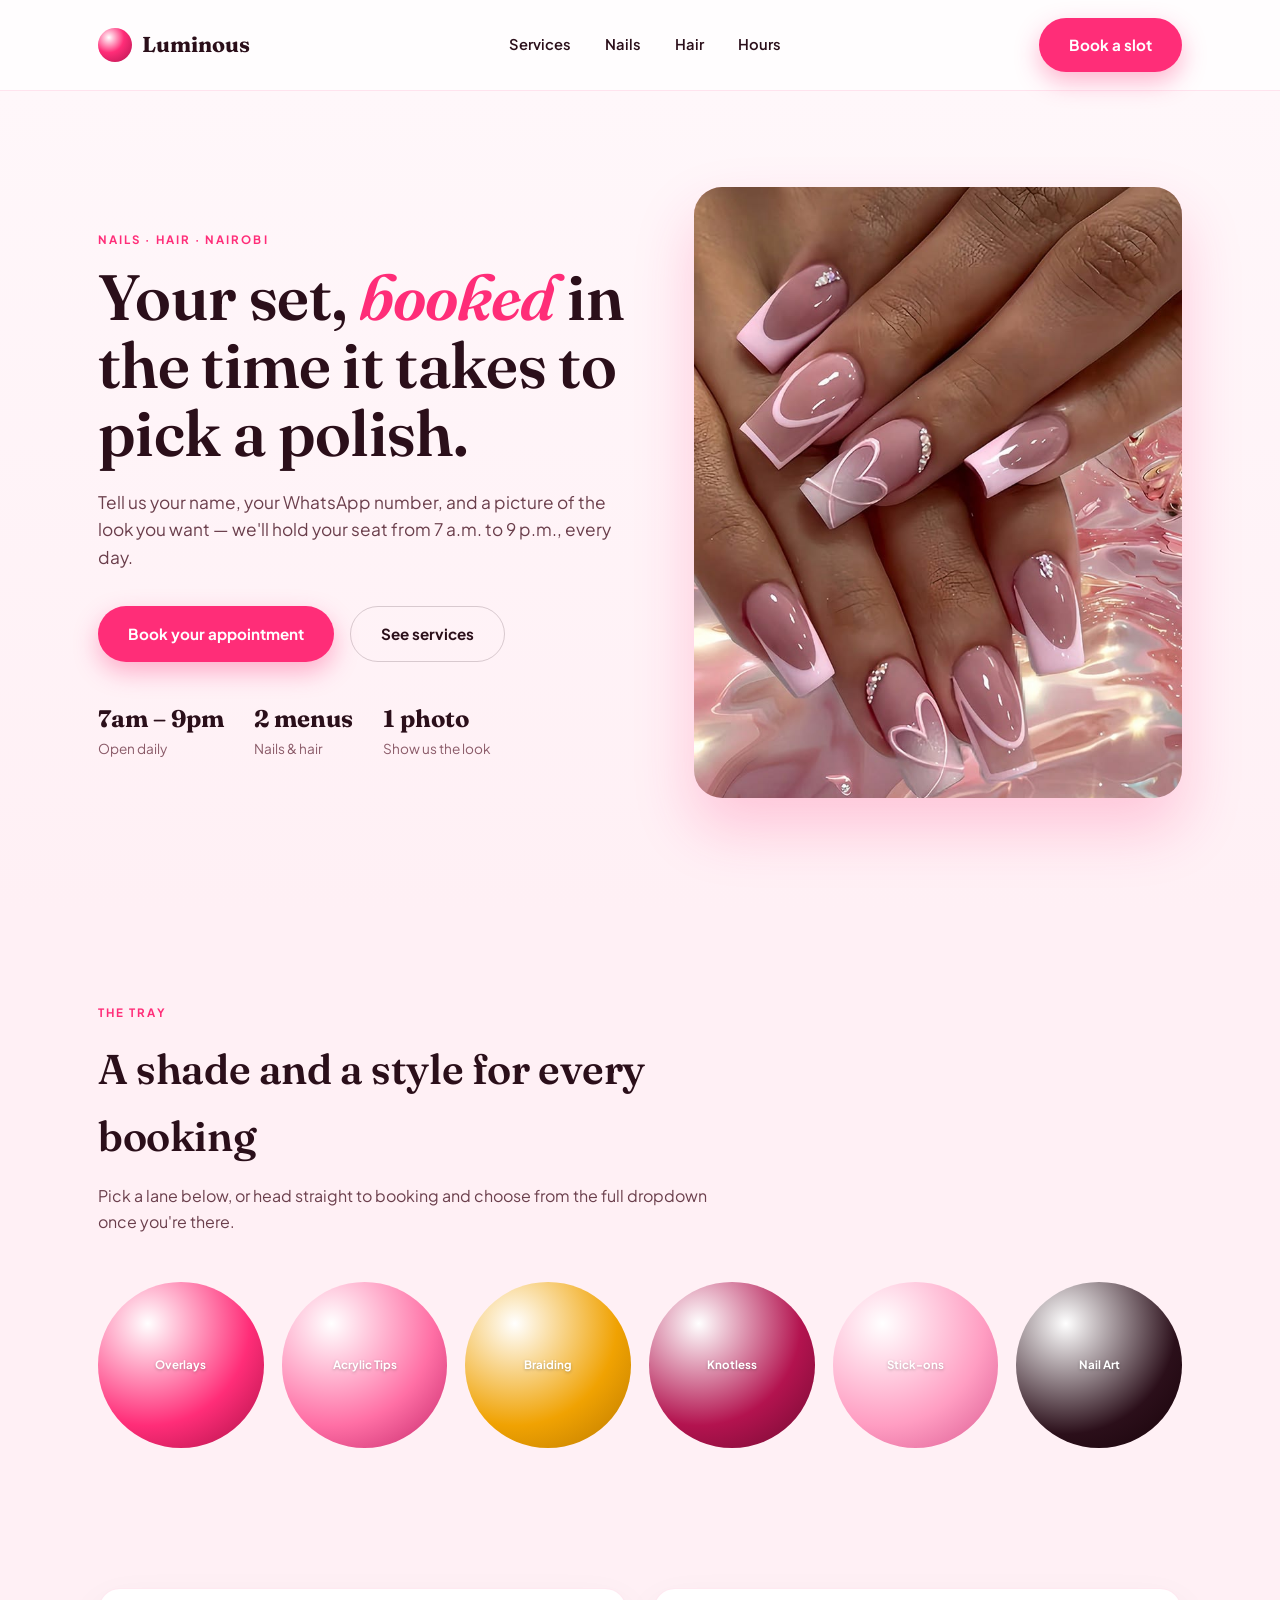
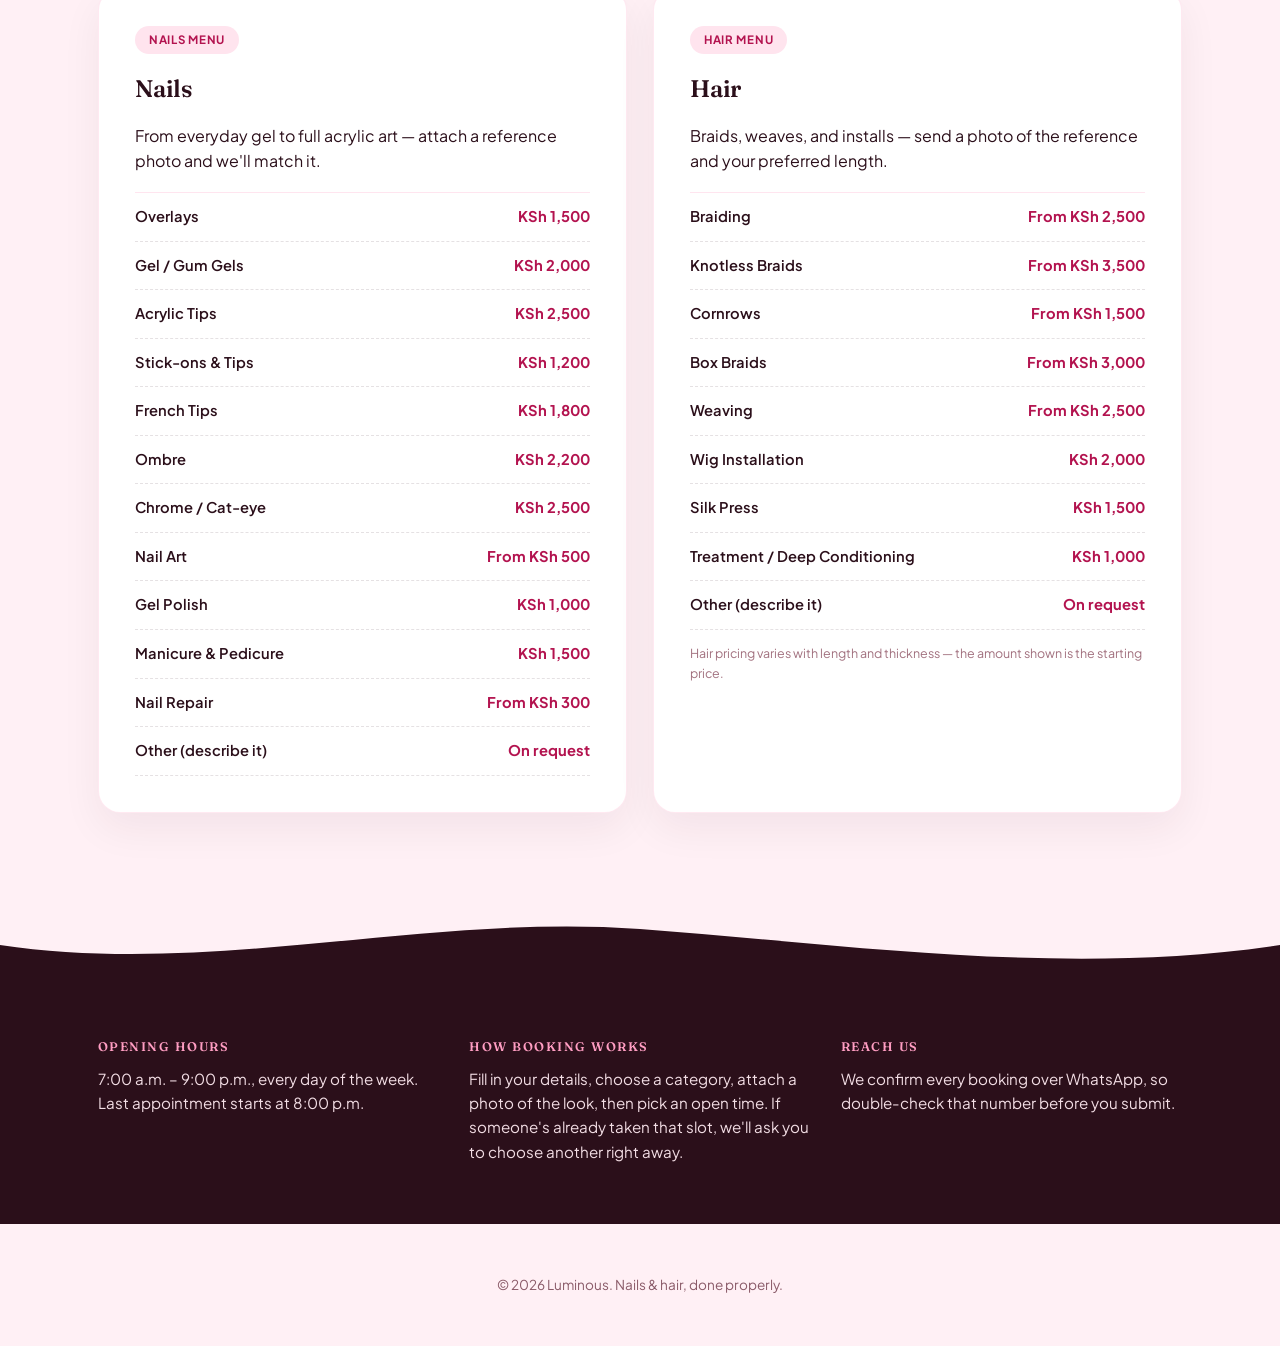
<file: index.html>
<!DOCTYPE html>
<html lang="en">
<head>
<meta charset="UTF-8">
<meta name="viewport" content="width=device-width, initial-scale=1.0">
<title>Luminous — Nails &amp; Hair, Nairobi</title>
<link rel="preconnect" href="https://fonts.googleapis.com">
<link href="https://fonts.googleapis.com/css2?family=Fraunces:ital,wght@0,500;0,600;0,700;1,500&family=Plus+Jakarta+Sans:wght@400;500;600;700;800&display=swap" rel="stylesheet">
<link rel="stylesheet" href="styles.css">
</head>
<body>

<nav class="nav">
  <div class="wrap">
    <a href="index.html" class="brand">
      <span class="brand-mark"></span>
      Luminous
    </a>
    <ul class="nav-links" id="navLinks">
      <li><a href="#services">Services</a></li>
      <li><a href="#nails">Nails</a></li>
      <li><a href="#hair">Hair</a></li>
      <li><a href="#hours">Hours</a></li>
    </ul>
    <div class="nav-cta">
      <a href="booking.html" class="btn btn-primary">Book a slot</a>
    </div>
    <button class="nav-toggle" id="navToggle" aria-label="Open menu" aria-expanded="false" aria-controls="navLinks">&#9776;</button>
  </div>
</nav>

<header class="hero">
  <div class="wrap hero-grid">
    <div>
      <span class="eyebrow">Nails &middot; Hair &middot; Nairobi</span>
      <h1>Your set, <em>booked</em> in the time it takes to pick a polish.</h1>
      <p class="lead">Tell us your name, your WhatsApp number, and a picture of the look you want — we'll hold your seat from 7 a.m. to 9 p.m., every day.</p>
      <div class="hero-actions">
        <a href="booking.html" class="btn btn-primary">Book your appointment</a>
        <a href="#services" class="btn btn-ghost">See services</a>
      </div>
      <div class="hero-meta">
        <div><strong>7am – 9pm</strong>Open daily</div>
        <div><strong>2 menus</strong>Nails &amp; hair</div>
        <div><strong>1 photo</strong>Show us the look</div>
      </div>
    </div>
    <div class="hero-art">
      <img src="images/hero-nails.jpg" alt="Fresh pink nail set at Luminous"
           onerror="this.style.display='none'; this.nextElementSibling.style.display='flex';">
      <div class="fallback" style="display:none;">Luminous<br>— your look, your time slot —</div>
    </div>
  </div>
</header>

<section class="swatch-section" id="services">
  <div class="wrap">
    <div class="section-head">
      <span class="eyebrow">The tray</span>
      <h2>A shade and a style for every booking</h2>
      <p>Pick a lane below, or head straight to booking and choose from the full dropdown once you're there.</p>
    </div>
    <div class="tray">
      <div class="polish p1">Overlays</div>
      <div class="polish p2">Acrylic Tips</div>
      <div class="polish p3">Braiding</div>
      <div class="polish p4">Knotless</div>
      <div class="polish p5">Stick-ons</div>
      <div class="polish p6">Nail Art</div>
    </div>
  </div>
</section>

<section class="categories">
  <div class="wrap cat-grid">
    <article class="cat-card" id="nails">
      <span class="tag">Nails menu</span>
      <h3>Nails</h3>
      <p>From everyday gel to full acrylic art — attach a reference photo and we'll match it.</p>
      <ul class="price-list">
        <li><span>Overlays</span><span>KSh 1,500</span></li>
        <li><span>Gel / Gum Gels</span><span>KSh 2,000</span></li>
        <li><span>Acrylic Tips</span><span>KSh 2,500</span></li>
        <li><span>Stick-ons &amp; Tips</span><span>KSh 1,200</span></li>
        <li><span>French Tips</span><span>KSh 1,800</span></li>
        <li><span>Ombre</span><span>KSh 2,200</span></li>
        <li><span>Chrome / Cat-eye</span><span>KSh 2,500</span></li>
        <li><span>Nail Art</span><span>From KSh 500</span></li>
        <li><span>Gel Polish</span><span>KSh 1,000</span></li>
        <li><span>Manicure &amp; Pedicure</span><span>KSh 1,500</span></li>
        <li><span>Nail Repair</span><span>From KSh 300</span></li>
        <li><span>Other (describe it)</span><span>On request</span></li>
      </ul>
    </article>
    <article class="cat-card" id="hair">
      <span class="tag">Hair menu</span>
      <h3>Hair</h3>
      <p>Braids, weaves, and installs — send a photo of the reference and your preferred length.</p>
      <ul class="price-list">
        <li><span>Braiding</span><span>From KSh 2,500</span></li>
        <li><span>Knotless Braids</span><span>From KSh 3,500</span></li>
        <li><span>Cornrows</span><span>From KSh 1,500</span></li>
        <li><span>Box Braids</span><span>From KSh 3,000</span></li>
        <li><span>Weaving</span><span>From KSh 2,500</span></li>
        <li><span>Wig Installation</span><span>KSh 2,000</span></li>
        <li><span>Silk Press</span><span>KSh 1,500</span></li>
        <li><span>Treatment / Deep Conditioning</span><span>KSh 1,000</span></li>
        <li><span>Other (describe it)</span><span>On request</span></li>
      </ul>
      <p class="price-note">Hair pricing varies with length and thickness — the amount shown is the starting price.</p>
    </article>
  </div>
</section>

<svg class="wave-divider" viewBox="0 0 1440 64" preserveAspectRatio="none" xmlns="http://www.w3.org/2000/svg">
  <path fill="#2b0f1a" d="M0,32 C240,64 480,0 720,16 C960,32 1200,64 1440,32 L1440,64 L0,64 Z"></path>
</svg>

<section class="info-strip" id="hours">
  <div class="wrap info-grid">
    <div>
      <h4>Opening hours</h4>
      <p>7:00 a.m. – 9:00 p.m., every day of the week. Last appointment starts at 8:00 p.m.</p>
    </div>
    <div>
      <h4>How booking works</h4>
      <p>Fill in your details, choose a category, attach a photo of the look, then pick an open time. If someone's already taken that slot, we'll ask you to choose another right away.</p>
    </div>
    <div>
      <h4>Reach us</h4>
      <p>We confirm every booking over WhatsApp, so double-check that number before you submit.</p>
    </div>
  </div>
</section>

<footer>
  <div class="wrap">
    &copy; <span id="year"></span> Luminous. Nails &amp; hair, done properly.
  </div>
</footer>

<script>
  document.getElementById('year').textContent = new Date().getFullYear();

  (function () {
    var toggle = document.getElementById('navToggle');
    var links = document.getElementById('navLinks');
    if (!toggle || !links) return;

    function closeMenu() {
      links.classList.remove('open');
      toggle.setAttribute('aria-expanded', 'false');
      toggle.innerHTML = '&#9776;';
    }
    function openMenu() {
      links.classList.add('open');
      toggle.setAttribute('aria-expanded', 'true');
      toggle.innerHTML = '&times;';
    }

    toggle.addEventListener('click', function () {
      var isOpen = links.classList.contains('open');
      isOpen ? closeMenu() : openMenu();
    });

    links.querySelectorAll('a').forEach(function (a) {
      a.addEventListener('click', closeMenu);
    });

    window.addEventListener('resize', function () {
      if (window.innerWidth > 640) closeMenu();
    });
  })();
</script>
</body>
</html>
</file>
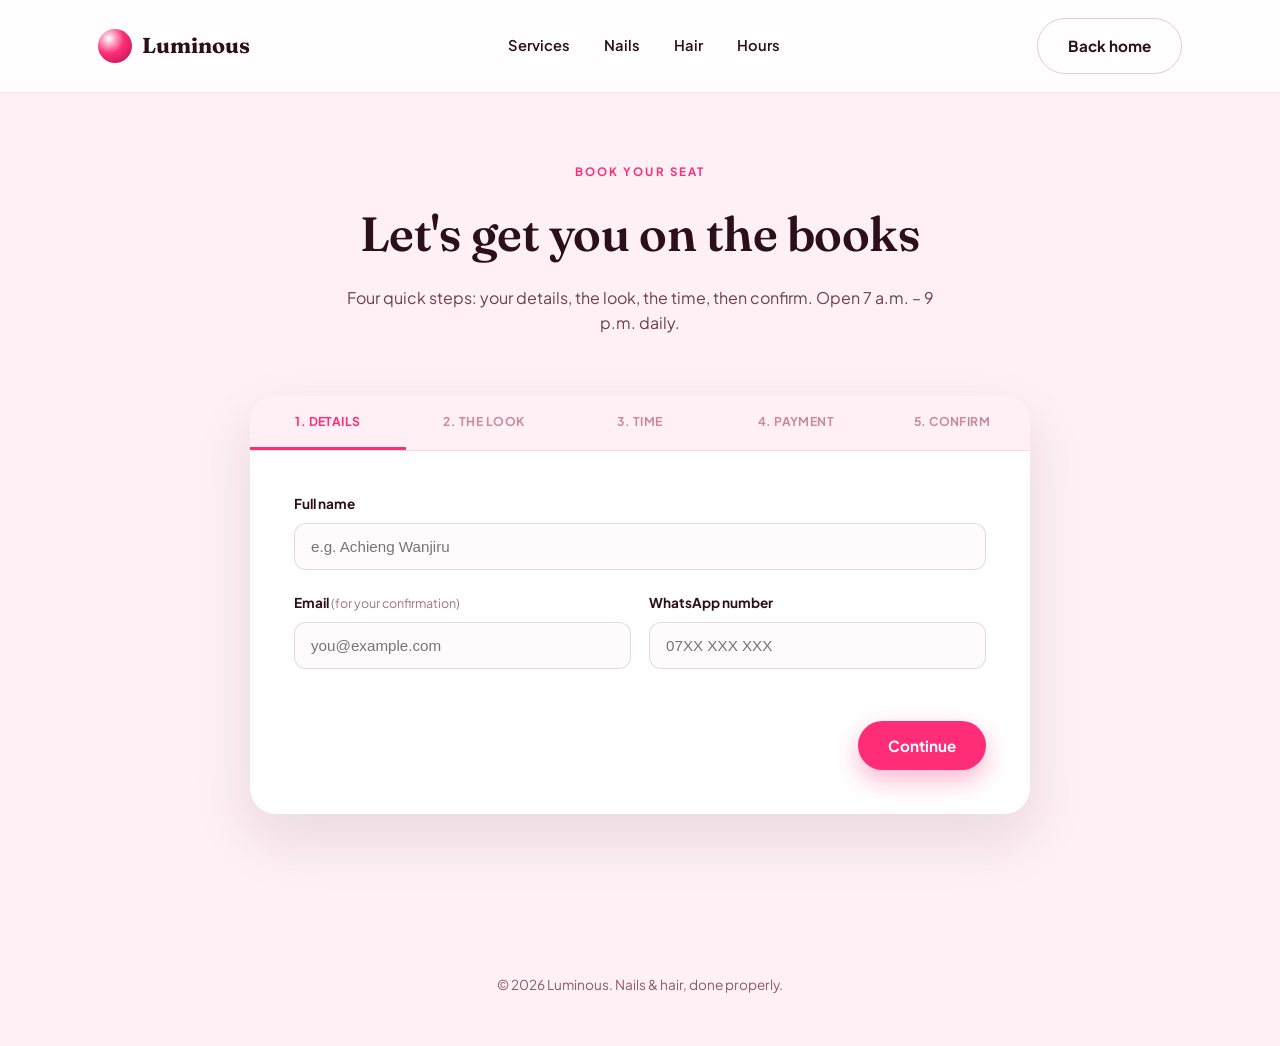
<file: booking.html>
<!DOCTYPE html>
<html lang="en">
<head>
<meta charset="UTF-8">
<meta name="viewport" content="width=device-width, initial-scale=1.0">
<title>Book your appointment — Luminous</title>
<link rel="preconnect" href="https://fonts.googleapis.com">
<link href="https://fonts.googleapis.com/css2?family=Fraunces:ital,wght@0,500;0,600;0,700;1,500&family=Plus+Jakarta+Sans:wght@400;500;600;700;800&display=swap" rel="stylesheet">
<link rel="stylesheet" href="styles.css">
</head>
<body>

<nav class="nav">
  <div class="wrap">
    <a href="index.html" class="brand">
      <span class="brand-mark"></span>
      Luminous
    </a>
    <ul class="nav-links" id="navLinks">
      <li><a href="index.html#services">Services</a></li>
      <li><a href="index.html#nails">Nails</a></li>
      <li><a href="index.html#hair">Hair</a></li>
      <li><a href="index.html#hours">Hours</a></li>
    </ul>
    <div class="nav-cta">
      <a href="index.html" class="btn btn-ghost">Back home</a>
    </div>
    <button class="nav-toggle" id="navToggle" aria-label="Open menu" aria-expanded="false" aria-controls="navLinks">&#9776;</button>
  </div>
</nav>

<section class="booking-hero">
  <div class="wrap">
    <span class="eyebrow">Book your seat</span>
    <h1>Let's get you on the books</h1>
    <p>Four quick steps: your details, the look, the time, then confirm. Open 7 a.m. – 9 p.m. daily.</p>
  </div>
</section>

<section class="booking-shell">
  <div class="wrap">
    <form class="booking-card" id="bookingForm" novalidate>

      <div class="booking-progress">
        <div class="step-dot active" data-step-label="1">1. Details</div>
        <div class="step-dot" data-step-label="2">2. The look</div>
        <div class="step-dot" data-step-label="3">3. Time</div>
        <div class="step-dot" data-step-label="4">4. Payment</div>
        <div class="step-dot" data-step-label="5">5. Confirm</div>
      </div>

      <div class="form-panel">

        <!-- STEP 1: Client details -->
        <div class="form-step active" data-step="1">
          <div class="field">
            <label for="clientName">Full name</label>
            <input type="text" id="clientName" name="clientName" placeholder="e.g. Achieng Wanjiru" required autocomplete="name">
          </div>
          <div class="field-row">
            <div class="field">
              <label for="clientEmail">Email <span class="hint">(for your confirmation)</span></label>
              <input type="email" id="clientEmail" name="clientEmail" placeholder="you@example.com" required autocomplete="email">
            </div>
            <div class="field">
              <label for="clientWhatsapp">WhatsApp number</label>
              <input type="tel" id="clientWhatsapp" name="clientWhatsapp" placeholder="07XX XXX XXX" required autocomplete="tel">
            </div>
          </div>
          <div class="notice error" id="step1Notice"></div>
          <div class="step-actions">
            <span></span>
            <button type="button" class="btn btn-primary" data-next>Continue</button>
          </div>
        </div>

        <!-- STEP 2: Category + subcategory + image -->
        <div class="form-step" data-step="2">
          <div class="field">
            <label>What are we booking? <span class="hint">(pick one or both — book nails and hair together)</span></label>
            <div class="service-toggle">
              <button type="button" class="service-option" data-service="nails">💅 Nails</button>
              <button type="button" class="service-option" data-service="hair">💇 Hair</button>
            </div>
          </div>

          <div class="field service-block" id="nailsBlock" style="display:none;">
            <label for="nailsSubcategory">Nails style <span class="hint">(prices shown per style)</span></label>
            <select id="nailsSubcategory" name="nailsSubcategory">
              <option value="">Choose a style…</option>
            </select>
            <div class="field" id="nailsOtherWrap" style="display:none; margin-top:14px;">
              <label for="nailsOtherDetail">Describe the nail style you'd like</label>
              <input type="text" id="nailsOtherDetail" name="nailsOtherDetail" placeholder="Tell us a bit more about the style">
            </div>
          </div>

          <div class="field service-block" id="hairBlock" style="display:none;">
            <label for="hairSubcategory">Hair style <span class="hint">(prices shown per style)</span></label>
            <select id="hairSubcategory" name="hairSubcategory">
              <option value="">Choose a style…</option>
            </select>
            <div class="field" id="hairOtherWrap" style="display:none; margin-top:14px;">
              <label for="hairOtherDetail">Describe the hair style you'd like</label>
              <input type="text" id="hairOtherDetail" name="hairOtherDetail" placeholder="Tell us a bit more about the style">
            </div>
          </div>

          <div class="field">
            <label>Attach a photo of the look(s) you want <span class="hint">(optional but recommended)</span></label>
            <div class="dropzone" id="dropzone">
              <strong>Click to upload</strong> or drag an image here
              <p>PNG or JPG, up to 5MB</p>
              <input type="file" id="imageInput" accept="image/png, image/jpeg" hidden>
            </div>
            <div id="imagePreviewWrap">
              <img id="imagePreview" alt="Selected reference image preview">
              <div>
                <div id="imageFileName" style="font-weight:700; font-size:0.85rem;"></div>
                <button type="button" class="remove-img" id="removeImage">Remove photo</button>
              </div>
            </div>
          </div>

          <div class="notice error" id="step2Notice"></div>
          <div class="step-actions">
            <button type="button" class="btn btn-ghost" data-prev>Back</button>
            <button type="button" class="btn btn-primary" data-next>Continue</button>
          </div>
        </div>

        <!-- STEP 3: Date + time -->
        <div class="form-step" data-step="3">
          <div class="field">
            <label for="bookingDate">Choose a date</label>
            <input type="date" id="bookingDate" name="bookingDate" required>
          </div>

          <div class="field">
            <label>Available time slots <span class="hint">(7:00 a.m. – 9:00 p.m., 1 hour each)</span></label>
            <div class="slot-grid" id="slotGrid">
              <p class="hint" style="grid-column: 1/-1;">Pick a date to see open slots.</p>
            </div>
          </div>

          <div class="notice warning show" id="slotTakenNotice" style="display:none;">
            ⏰ That slot has just been taken by another client. Please choose another time below.
          </div>

          <div class="step-actions">
            <button type="button" class="btn btn-ghost" data-prev>Back</button>
            <button type="button" class="btn btn-primary" data-next>Continue</button>
          </div>
        </div>

        <!-- STEP 4: Payment (STK push simulation — real Daraja/M-Pesa integration comes with the backend) -->
        <div class="form-step" data-step="4">
          <div class="field">
            <label>How would you like to pay?</label>
            <div class="service-toggle">
              <button type="button" class="service-option" data-payment="mpesa">📲 Pay deposit now (M-Pesa)</button>
              <button type="button" class="service-option" data-payment="salon">🏠 Pay at the salon</button>
            </div>
          </div>

          <div id="mpesaPanel" style="display:none;">
            <div class="summary-list" style="margin-bottom:22px;">
              <div><span>Booking deposit (20% of service)</span><span id="depositAmountLabel">KSh 500</span></div>
              <div><span>Balance due</span><span>At the salon</span></div>
            </div>
            <div class="field">
              <label for="mpesaPhone">M-Pesa number to send the STK push to</label>
              <input type="tel" id="mpesaPhone" name="mpesaPhone" placeholder="07XX XXX XXX">
            </div>
            <button type="button" class="btn btn-primary" id="sendStkBtn" style="width:100%;">Send STK push</button>
            <div class="notice loading" id="stkPending">
              📲 Request sent to your phone. Enter your M-Pesa PIN to confirm — this can take a few seconds.
            </div>
            <div class="notice success" id="stkSuccess">
              ✅ Deposit received. This amount will be deducted from your final bill.
            </div>
            <div class="notice error" id="stkError"></div>
          </div>

          <div id="salonPanel" style="display:none;">
            <div class="notice warning show">
              🏠 No deposit needed — settle the full amount by cash or M-Pesa at the salon after your appointment.
            </div>
          </div>

          <div class="notice error" id="step4Notice"></div>
          <div class="step-actions">
            <button type="button" class="btn btn-ghost" data-prev>Back</button>
            <button type="button" class="btn btn-primary" data-next>Continue</button>
          </div>
        </div>

        <!-- STEP 5: Review + confirm -->
        <div class="form-step" data-step="5">
          <div class="summary-list" id="summaryList"></div>
          <div class="notice error" id="step5Notice"></div>
          <div class="step-actions">
            <button type="button" class="btn btn-ghost" data-prev>Back</button>
            <button type="submit" class="btn btn-primary" id="confirmBtn">Confirm booking</button>
          </div>
        </div>

        <!-- CONFIRMATION -->
        <div class="form-step" data-step="6">
          <div class="confirm-screen">
            <div class="confirm-icon">✓</div>
            <h2>You're booked!</h2>
            <p style="color:#6b3f4c; margin-top:10px;" id="confirmMessage">We've saved your slot and will confirm over WhatsApp shortly.</p>
            <div class="summary-list" id="finalSummary" style="margin-top:26px; text-align:left;"></div>
            <a href="index.html" class="btn btn-primary" style="margin-top:10px;">Back to home</a>
          </div>
        </div>

      </div>
    </form>
  </div>
</section>

<footer>
  <div class="wrap">
    &copy; <span id="year"></span> Luminous. Nails &amp; hair, done properly.
  </div>
</footer>

<script src="script.js"></script>
<script>
  document.getElementById('year').textContent = new Date().getFullYear();

  (function () {
    var toggle = document.getElementById('navToggle');
    var links = document.getElementById('navLinks');
    if (!toggle || !links) return;

    function closeMenu() {
      links.classList.remove('open');
      toggle.setAttribute('aria-expanded', 'false');
      toggle.innerHTML = '&#9776;';
    }
    function openMenu() {
      links.classList.add('open');
      toggle.setAttribute('aria-expanded', 'true');
      toggle.innerHTML = '&times;';
    }

    toggle.addEventListener('click', function () {
      var isOpen = links.classList.contains('open');
      isOpen ? closeMenu() : openMenu();
    });

    links.querySelectorAll('a').forEach(function (a) {
      a.addEventListener('click', closeMenu);
    });

    window.addEventListener('resize', function () {
      if (window.innerWidth > 640) closeMenu();
    });
  })();
</script>
</body>
</html>
</file>
<file: styles.css>
/* ============================================================
   Luminous — shared stylesheet
   Palette (used as direct hex/rgba values throughout — no :root vars):
     White        #ffffff
     Blush wash   #fff0f5
     Soft pink    #ffd6e8
     Hot pink     #ff2d78   (primary accent)
     Deep plum    #2b0f1a   (headings / body text)
     Rose grey    #8a5a68   (secondary text)
     Warning gold #f0a202
     Taken red    #e63950
   Fonts: 'Fraunces' (display) + 'Plus Jakarta Sans' (body/UI)
   ============================================================ */

* {
  box-sizing: border-box;
  margin: 0;
  padding: 0;
}

html {
  scroll-behavior: smooth;
}

body {
  font-family: 'Plus Jakarta Sans', -apple-system, BlinkMacSystemFont, 'Segoe UI', sans-serif;
  background: #fff0f5;
  color: #2b0f1a;
  line-height: 1.6;
  -webkit-font-smoothing: antialiased;
}

img {
  max-width: 100%;
  display: block;
}

a {
  text-decoration: none;
  color: inherit;
}

ul {
  list-style: none;
}

button {
  font-family: inherit;
  cursor: pointer;
  border: none;
}

h1, h2, h3, h4 {
  font-family: 'Fraunces', Georgia, serif;
  font-weight: 600;
  color: #2b0f1a;
  letter-spacing: -0.01em;
}

.eyebrow {
  display: inline-block;
  font-size: 0.72rem;
  font-weight: 700;
  letter-spacing: 0.18em;
  text-transform: uppercase;
  color: #ff2d78;
  margin-bottom: 14px;
}

/* ---------- Layout helpers ---------- */
.wrap {
  max-width: 1140px;
  margin: 0 auto;
  padding: 0 28px;
}

.btn {
  display: inline-flex;
  align-items: center;
  justify-content: center;
  gap: 8px;
  padding: 15px 30px;
  border-radius: 999px;
  font-weight: 700;
  font-size: 0.95rem;
  transition: transform 0.18s ease, box-shadow 0.18s ease, background 0.18s ease;
}

.btn-primary {
  background: #ff2d78;
  color: #ffffff;
  box-shadow: 0 10px 24px rgba(255, 45, 120, 0.35);
}

.btn-primary:hover {
  transform: translateY(-2px);
  box-shadow: 0 14px 30px rgba(255, 45, 120, 0.45);
}

.btn-ghost {
  background: transparent;
  color: #2b0f1a;
  border: 1.5px solid rgba(43, 15, 26, 0.18);
}

.btn-ghost:hover {
  border-color: #ff2d78;
  color: #ff2d78;
}

/* ---------- Navbar ---------- */
.nav {
  position: sticky;
  top: 0;
  z-index: 50;
  background: rgba(255, 255, 255, 0.86);
  backdrop-filter: blur(10px);
  border-bottom: 1px solid rgba(255, 45, 120, 0.12);
}

.nav .wrap {
  position: relative;
  display: flex;
  align-items: center;
  justify-content: space-between;
  padding-top: 18px;
  padding-bottom: 18px;
}

.brand {
  display: flex;
  align-items: center;
  gap: 10px;
  font-family: 'Fraunces', serif;
  font-size: 1.35rem;
  font-weight: 700;
  color: #2b0f1a;
}

.brand-mark {
  width: 34px;
  height: 34px;
  border-radius: 50%;
  background: radial-gradient(circle at 32% 28%, #ffffff 0%, #ff2d78 45%, #b3134f 100%);
  flex-shrink: 0;
}

.nav-links {
  display: flex;
  align-items: center;
  gap: 34px;
  font-weight: 600;
  font-size: 0.92rem;
}

.nav-links a {
  position: relative;
  color: #2b0f1a;
}

.nav-links a::after {
  content: '';
  position: absolute;
  left: 0;
  bottom: -6px;
  width: 0;
  height: 2px;
  background: #ff2d78;
  transition: width 0.2s ease;
}

.nav-links a:hover::after {
  width: 100%;
}

.nav-cta {
  display: flex;
  align-items: center;
  gap: 16px;
}

.nav-toggle {
  display: none;
  background: none;
  font-size: 1.6rem;
  line-height: 1;
  color: #2b0f1a;
  padding: 4px 6px;
  border-radius: 8px;
}

.nav-toggle:hover {
  color: #ff2d78;
}

/* ---------- Hero ---------- */
.hero {
  position: relative;
  overflow: hidden;
  padding: 96px 0 110px;
  background: linear-gradient(180deg, #fff7fa 0%, #fff0f5 100%);
}

.hero-grid {
  display: grid;
  grid-template-columns: 1.05fr 0.95fr;
  gap: 56px;
  align-items: center;
}

.hero h1 {
  font-size: clamp(2.6rem, 5vw, 4rem);
  line-height: 1.06;
  margin-bottom: 22px;
}

.hero h1 em {
  font-style: italic;
  color: #ff2d78;
}

.hero p.lead {
  font-size: 1.08rem;
  color: #6b3f4c;
  max-width: 46ch;
  margin-bottom: 34px;
}

.hero-actions {
  display: flex;
  gap: 16px;
  flex-wrap: wrap;
  margin-bottom: 38px;
}

.hero-meta {
  display: flex;
  gap: 30px;
  flex-wrap: wrap;
}

.hero-meta div {
  font-size: 0.85rem;
  color: #8a5a68;
}

.hero-meta strong {
  display: block;
  font-family: 'Fraunces', serif;
  font-size: 1.5rem;
  color: #2b0f1a;
}

.hero-art {
  position: relative;
  aspect-ratio: 4 / 5;
  border-radius: 28px;
  overflow: hidden;
  background: #ffd6e8;
  box-shadow: 0 30px 60px rgba(255, 45, 120, 0.22);
}

.hero-art img {
  width: 100%;
  height: 100%;
  object-fit: cover;
}

.hero-art .fallback {
  position: absolute;
  inset: 0;
  display: flex;
  align-items: center;
  justify-content: center;
  text-align: center;
  padding: 30px;
  font-family: 'Fraunces', serif;
  font-size: 1.4rem;
  color: #b3134f;
  background: radial-gradient(circle at 30% 20%, #ffe3ee 0%, #ffd6e8 55%, #ffb8d5 100%);
}

/* ---------- Signature swatch strip ---------- */
.swatch-section {
  padding: 90px 0 70px;
}

.section-head {
  max-width: 620px;
  margin-bottom: 48px;
}

.section-head h2 {
  font-size: clamp(1.9rem, 3.4vw, 2.6rem);
  margin-bottom: 14px;
}

.section-head p {
  color: #6b3f4c;
}

.tray {
  display: grid;
  grid-template-columns: repeat(6, 1fr);
  gap: 18px;
}

.polish {
  aspect-ratio: 1;
  border-radius: 50%;
  display: flex;
  align-items: center;
  justify-content: center;
  text-align: center;
  padding: 10px;
  font-size: 0.72rem;
  font-weight: 700;
  color: #ffffff;
  text-shadow: 0 1px 3px rgba(0,0,0,0.25);
  cursor: default;
  transition: transform 0.2s ease;
}

.polish:hover {
  transform: translateY(-6px) scale(1.04);
}

/* six named tones cycling across the tray, direct hex each */
.polish.p1 { background: radial-gradient(circle at 30% 25%, #ffffff, #ff2d78 60%, #a80f45); }
.polish.p2 { background: radial-gradient(circle at 30% 25%, #ffffff, #ff6fa5 60%, #c22468); }
.polish.p3 { background: radial-gradient(circle at 30% 25%, #ffffff, #f0a202 60%, #b97800); }
.polish.p4 { background: radial-gradient(circle at 30% 25%, #ffffff, #b3134f 60%, #6e0a30); }
.polish.p5 { background: radial-gradient(circle at 30% 25%, #ffffff, #ff9dc2 60%, #d9578f); }
.polish.p6 { background: radial-gradient(circle at 30% 25%, #ffffff, #2b0f1a 65%, #170208); }

/* ---------- Category cards ---------- */
.categories {
  padding: 70px 0 100px;
}

.cat-grid {
  display: grid;
  grid-template-columns: 1fr 1fr;
  gap: 26px;
}

.cat-card {
  background: #ffffff;
  border-radius: 22px;
  padding: 36px;
  border: 1px solid rgba(255, 45, 120, 0.1);
  box-shadow: 0 16px 40px rgba(43, 15, 26, 0.06);
}

.cat-card .tag {
  display: inline-block;
  padding: 5px 14px;
  border-radius: 999px;
  background: #ffe4ee;
  color: #b3134f;
  font-size: 0.72rem;
  font-weight: 700;
  letter-spacing: 0.06em;
  text-transform: uppercase;
  margin-bottom: 16px;
}

.cat-card h3 {
  font-size: 1.5rem;
  margin-bottom: 14px;
}

.chip-list {
  display: flex;
  flex-wrap: wrap;
  gap: 10px;
  margin-top: 18px;
}

.chip {
  padding: 8px 14px;
  border-radius: 999px;
  background: #fff0f5;
  border: 1px solid rgba(255, 45, 120, 0.18);
  font-size: 0.82rem;
  font-weight: 600;
  color: #6b3f4c;
}

.price-list {
  margin-top: 18px;
  border-top: 1px solid rgba(255, 45, 120, 0.12);
}

.price-list li {
  display: flex;
  align-items: baseline;
  justify-content: space-between;
  gap: 14px;
  padding: 12px 0;
  border-bottom: 1px dashed rgba(43, 15, 26, 0.12);
  font-size: 0.92rem;
}

.price-list li span:first-child {
  color: #2b0f1a;
  font-weight: 600;
}

.price-list li span:last-child {
  color: #b3134f;
  font-weight: 700;
  white-space: nowrap;
}

.price-note {
  margin-top: 14px;
  font-size: 0.78rem;
  color: #a2717f;
}

/* ---------- Wave divider ---------- */
.wave-divider {
  width: 100%;
  height: 64px;
  display: block;
}

/* ---------- Info strip ---------- */
.info-strip {
  background: #2b0f1a;
  color: #ffffff;
  padding: 60px 0;
}

.info-grid {
  display: grid;
  grid-template-columns: repeat(3, 1fr);
  gap: 30px;
}

.info-grid h4 {
  color: #ff9dc2;
  font-size: 0.78rem;
  letter-spacing: 0.12em;
  text-transform: uppercase;
  margin-bottom: 10px;
}

.info-grid p {
  color: #f2dde4;
  font-size: 0.95rem;
}

/* ---------- Footer ---------- */
footer {
  padding: 50px 0;
  text-align: center;
  color: #8a5a68;
  font-size: 0.85rem;
}

/* ============================================================
   Booking page
   ============================================================ */
.booking-hero {
  padding: 64px 0 20px;
  text-align: center;
}

.booking-hero h1 {
  font-size: clamp(2.1rem, 4vw, 3rem);
  margin-bottom: 12px;
}

.booking-hero p {
  color: #6b3f4c;
  max-width: 52ch;
  margin: 0 auto;
}

.booking-shell {
  padding: 40px 0 110px;
}

.booking-card {
  background: #ffffff;
  border-radius: 26px;
  box-shadow: 0 24px 60px rgba(43, 15, 26, 0.1);
  overflow: hidden;
  display: grid;
  grid-template-columns: 1fr;
  max-width: 780px;
  margin: 0 auto;
}

.booking-progress {
  display: flex;
  background: #fff0f5;
  border-bottom: 1px solid rgba(255, 45, 120, 0.12);
}

.step-dot {
  flex: 1;
  text-align: center;
  padding: 16px 8px;
  font-size: 0.76rem;
  font-weight: 700;
  color: #c98aa1;
  border-bottom: 3px solid transparent;
  letter-spacing: 0.04em;
  text-transform: uppercase;
}

.step-dot.active {
  color: #ff2d78;
  border-bottom-color: #ff2d78;
}

.step-dot.done {
  color: #b3134f;
}

.form-panel {
  padding: 42px 44px 44px;
}

.form-step {
  display: none;
}

.form-step.active {
  display: block;
  animation: fadeIn 0.35s ease;
}

@keyframes fadeIn {
  from { opacity: 0; transform: translateY(8px); }
  to { opacity: 1; transform: translateY(0); }
}

.field {
  margin-bottom: 22px;
}

.field label {
  display: block;
  font-weight: 700;
  font-size: 0.85rem;
  margin-bottom: 8px;
  color: #2b0f1a;
}

.field .hint {
  font-weight: 400;
  color: #a2717f;
  font-size: 0.78rem;
}

.field input[type="text"],
.field input[type="email"],
.field input[type="tel"],
.field input[type="date"],
.field select {
  width: 100%;
  padding: 14px 16px;
  border-radius: 12px;
  border: 1.5px solid rgba(43, 15, 26, 0.14);
  background: #fffbfc;
  font-size: 0.95rem;
  color: #2b0f1a;
  transition: border-color 0.18s ease, box-shadow 0.18s ease;
}

.field input:focus,
.field select:focus {
  outline: none;
  border-color: #ff2d78;
  box-shadow: 0 0 0 4px rgba(255, 45, 120, 0.12);
}

.field-row {
  display: grid;
  grid-template-columns: 1fr 1fr;
  gap: 18px;
}

.service-toggle {
  display: grid;
  grid-template-columns: 1fr 1fr;
  gap: 14px;
  margin-bottom: 22px;
}

.service-option {
  border: 1.5px solid rgba(43, 15, 26, 0.14);
  border-radius: 14px;
  padding: 18px;
  text-align: center;
  font-weight: 700;
  color: #6b3f4c;
  background: #fffbfc;
  transition: all 0.18s ease;
}

.service-option.selected {
  border-color: #ff2d78;
  background: #ffe4ee;
  color: #b3134f;
  box-shadow: 0 8px 20px rgba(255, 45, 120, 0.18);
}

/* Upload dropzone */
.dropzone {
  border: 1.5px dashed rgba(255, 45, 120, 0.4);
  border-radius: 16px;
  padding: 30px;
  text-align: center;
  background: #fff7fa;
  cursor: pointer;
  transition: background 0.18s ease, border-color 0.18s ease;
}

.dropzone:hover,
.dropzone.dragover {
  background: #ffe4ee;
  border-color: #ff2d78;
}

.dropzone p {
  color: #a2717f;
  font-size: 0.85rem;
  margin-top: 6px;
}

.dropzone strong {
  color: #b3134f;
}

#imagePreviewWrap {
  margin-top: 16px;
  display: none;
  align-items: center;
  gap: 14px;
}

#imagePreviewWrap img {
  width: 74px;
  height: 74px;
  object-fit: cover;
  border-radius: 12px;
  border: 1px solid rgba(255, 45, 120, 0.2);
}

.remove-img {
  background: none;
  color: #e63950;
  font-weight: 700;
  font-size: 0.82rem;
}

/* Time slot grid */
.slot-grid {
  display: grid;
  grid-template-columns: repeat(4, 1fr);
  gap: 10px;
  margin-top: 8px;
}

.slot {
  padding: 12px 6px;
  border-radius: 10px;
  border: 1.5px solid rgba(43, 15, 26, 0.14);
  background: #fffbfc;
  font-size: 0.82rem;
  font-weight: 700;
  color: #6b3f4c;
  text-align: center;
  transition: all 0.15s ease;
}

.slot:hover:not(.taken):not(.selected) {
  border-color: #ff2d78;
  color: #ff2d78;
}

.slot.selected {
  background: #ff2d78;
  border-color: #ff2d78;
  color: #ffffff;
}

.slot.taken {
  background: #f3e3e6;
  border-color: transparent;
  color: #c3a2ab;
  text-decoration: line-through;
  cursor: not-allowed;
}

.notice {
  display: none;
  align-items: flex-start;
  gap: 10px;
  padding: 14px 16px;
  border-radius: 12px;
  font-size: 0.85rem;
  font-weight: 600;
  margin-top: 16px;
}

.notice.show {
  display: flex;
}

.notice.error {
  background: #fdeaec;
  color: #c22032;
  border: 1px solid #f3b8c0;
}

.notice.warning {
  background: #fff4e0;
  color: #8a5a02;
  border: 1px solid #f3d896;
}

.notice.success {
  background: #e8f6ee;
  color: #1f6b42;
  border: 1px solid #b8e3c8;
}

.notice.loading {
  background: #fff4e0;
  color: #8a5a02;
  border: 1px solid #f3d896;
}

.notice.loading::before {
  content: "";
  width: 14px;
  height: 14px;
  border-radius: 50%;
  border: 2px solid #f0a202;
  border-top-color: transparent;
  animation: spin 0.8s linear infinite;
  flex-shrink: 0;
  margin-top: 1px;
}

@keyframes spin {
  to { transform: rotate(360deg); }
}

.step-actions {
  display: flex;
  justify-content: space-between;
  align-items: center;
  margin-top: 30px;
}

.summary-list {
  border-radius: 16px;
  background: #fff7fa;
  border: 1px solid rgba(255, 45, 120, 0.12);
  padding: 20px 22px;
  margin-bottom: 22px;
}

.summary-list div {
  display: flex;
  justify-content: space-between;
  padding: 8px 0;
  font-size: 0.9rem;
  border-bottom: 1px dashed rgba(43, 15, 26, 0.1);
}

.summary-list div:last-child {
  border-bottom: none;
}

.summary-list span:first-child {
  color: #a2717f;
  font-weight: 600;
}

.summary-list span:last-child {
  font-weight: 700;
  color: #2b0f1a;
  text-align: right;
}

.confirm-screen {
  text-align: center;
  padding: 20px 0;
}

.confirm-icon {
  width: 74px;
  height: 74px;
  border-radius: 50%;
  background: #ffe4ee;
  color: #ff2d78;
  font-size: 2rem;
  display: flex;
  align-items: center;
  justify-content: center;
  margin: 0 auto 20px;
}

/* ---------- Responsive ---------- */
@media (max-width: 860px) {
  .hero-grid {
    grid-template-columns: 1fr;
  }
  .cat-grid {
    grid-template-columns: 1fr;
  }
  .info-grid {
    grid-template-columns: 1fr;
    text-align: center;
  }
  .tray {
    grid-template-columns: repeat(3, 1fr);
  }
}

@media (max-width: 640px) {
  .nav-links {
    display: none;
  }
  .nav-links.open {
    display: flex;
    flex-direction: column;
    align-items: flex-start;
    gap: 4px;
    position: absolute;
    top: 100%;
    left: 0;
    right: 0;
    background: #ffffff;
    padding: 18px 28px 22px;
    border-top: 1px solid rgba(255, 45, 120, 0.12);
    box-shadow: 0 18px 30px rgba(43, 15, 26, 0.1);
  }
  .nav-links.open a {
    width: 100%;
    padding: 10px 0;
    font-size: 1rem;
  }
  .nav-toggle {
    display: block;
  }
  .field-row,
  .service-toggle {
    grid-template-columns: 1fr;
  }
  .slot-grid {
    grid-template-columns: repeat(2, 1fr);
  }
  .form-panel {
    padding: 30px 22px 34px;
  }
  .tray {
    grid-template-columns: repeat(2, 1fr);
  }
}

@media (prefers-reduced-motion: reduce) {
  * {
    animation: none !important;
    transition: none !important;
    scroll-behavior: auto !important;
  }
}

a:focus-visible,
button:focus-visible,
input:focus-visible,
select:focus-visible {
  outline: 3px solid #ff2d78;
  outline-offset: 2px;
}
</file>
